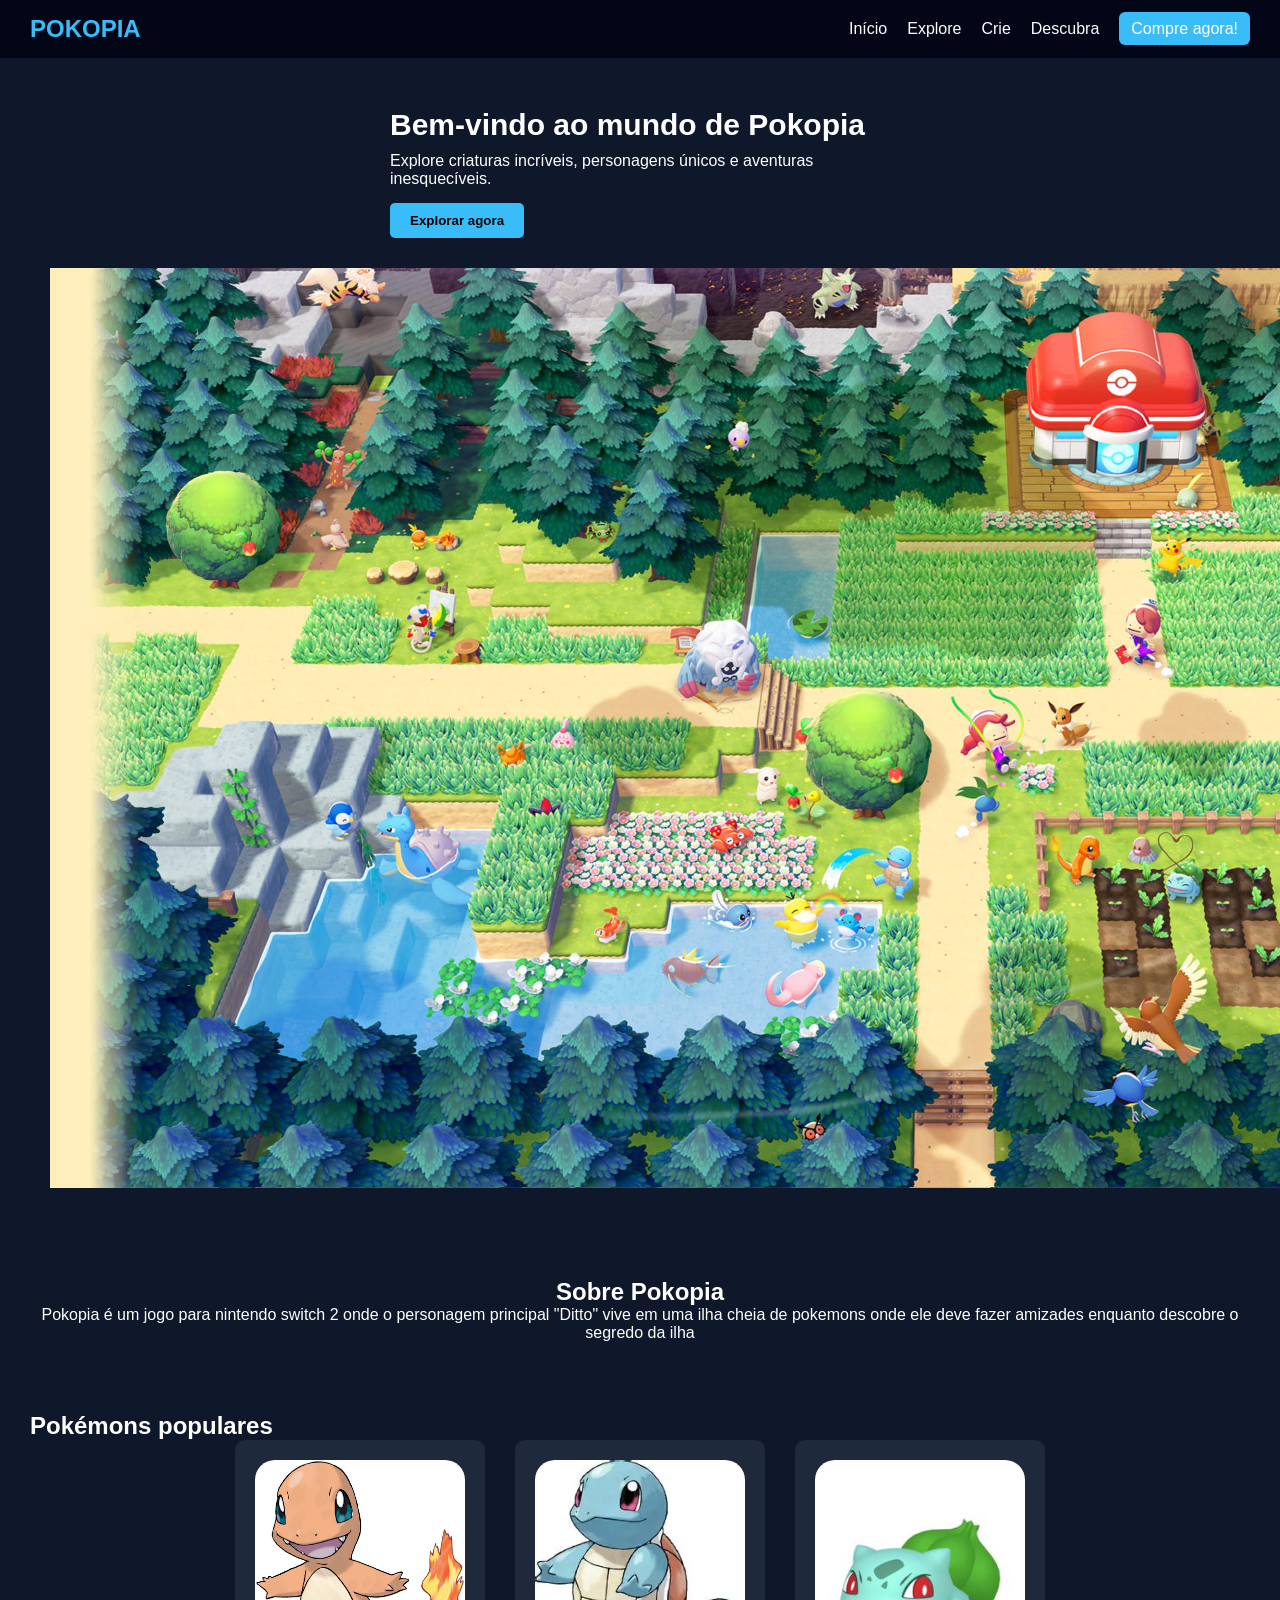
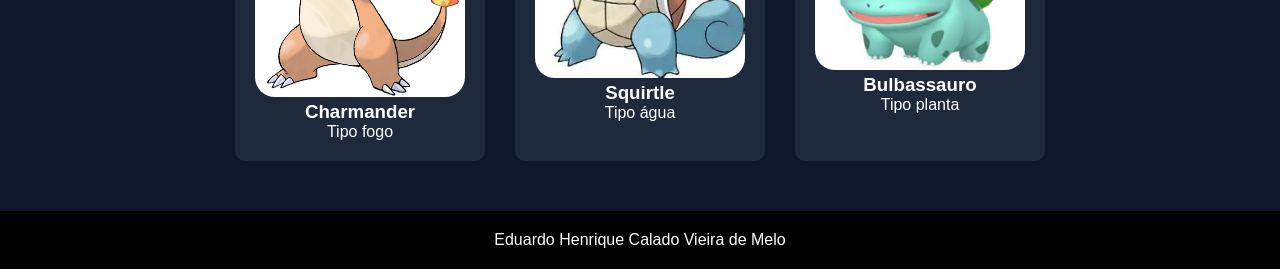
<file: aula5/index.html>
<!DOCTYPE html>
<html lang="pt-BR">
<head>
<meta charset="UTF-8">
<meta name="viewport" content="width=device-width, initial-scale=1.0">
<meta name="description" content="Site sobre Pokopia, seus pokémons e personagens.">
<title>Pokopia | Eduardo Henrique</title>

<link rel="stylesheet" href="style.css">
</head>

<body>

<header class="header">
    <nav class="nav">
        <a href="/" class="logo">POKOPIA</a>

        <ul class="menu">
            <li><a href="#">Início</a></li>
            <li><a href="#">Explore</a></li>
            <li><a href="#">Crie</a></li>
            <li><a href="#">Descubra</a></li>
            <li><a href="#" class="btn">Compre agora!</a></li>
        </ul>
    </nav>
</header>

<main>

<section class="hero">
    <div class="hero-text">
        <h1>Bem-vindo ao mundo de Pokopia</h1>
        <p>Explore criaturas incríveis, personagens únicos e aventuras inesquecíveis.</p>
        <button>Explorar agora</button>
    </div>
    <img src="hero-img.jpg" alt="Mundo de Pokopia">
</section>

<section class="sobre">
    <h2>Sobre Pokopia</h2>
    <p>Pokopia é um jogo para nintendo switch 2 onde o personagem principal "Ditto" vive em uma ilha cheia de pokemons onde ele deve fazer amizades enquanto descobre o segredo da ilha</p>
</section>

<!-- CARDS -->
<section class="cards">
    <h2>Pokémons populares</h2>

    <div class="card-container">

        <div class="card">
            <img src="pokemon1.jpg" alt="Pokemon 1">
            <h3>Charmander</h3>
            <p>Tipo fogo</p>
        </div>

        <div class="card">
            <img src="pokemon2.jpg" alt="Pokemon 2">
            <h3>Squirtle</h3>
            <p>Tipo água</p>
        </div>

        <div class="card">
            <img src="pokemon3.jpg" alt="Pokemon 3">
            <h3>Bulbassauro</h3>
            <p>Tipo planta</p>
        </div>

    </div>
</section>

</main>

<footer class="footer">
    <p>Eduardo Henrique Calado Vieira de Melo</p>
</footer>

</body>
</html>
</file>
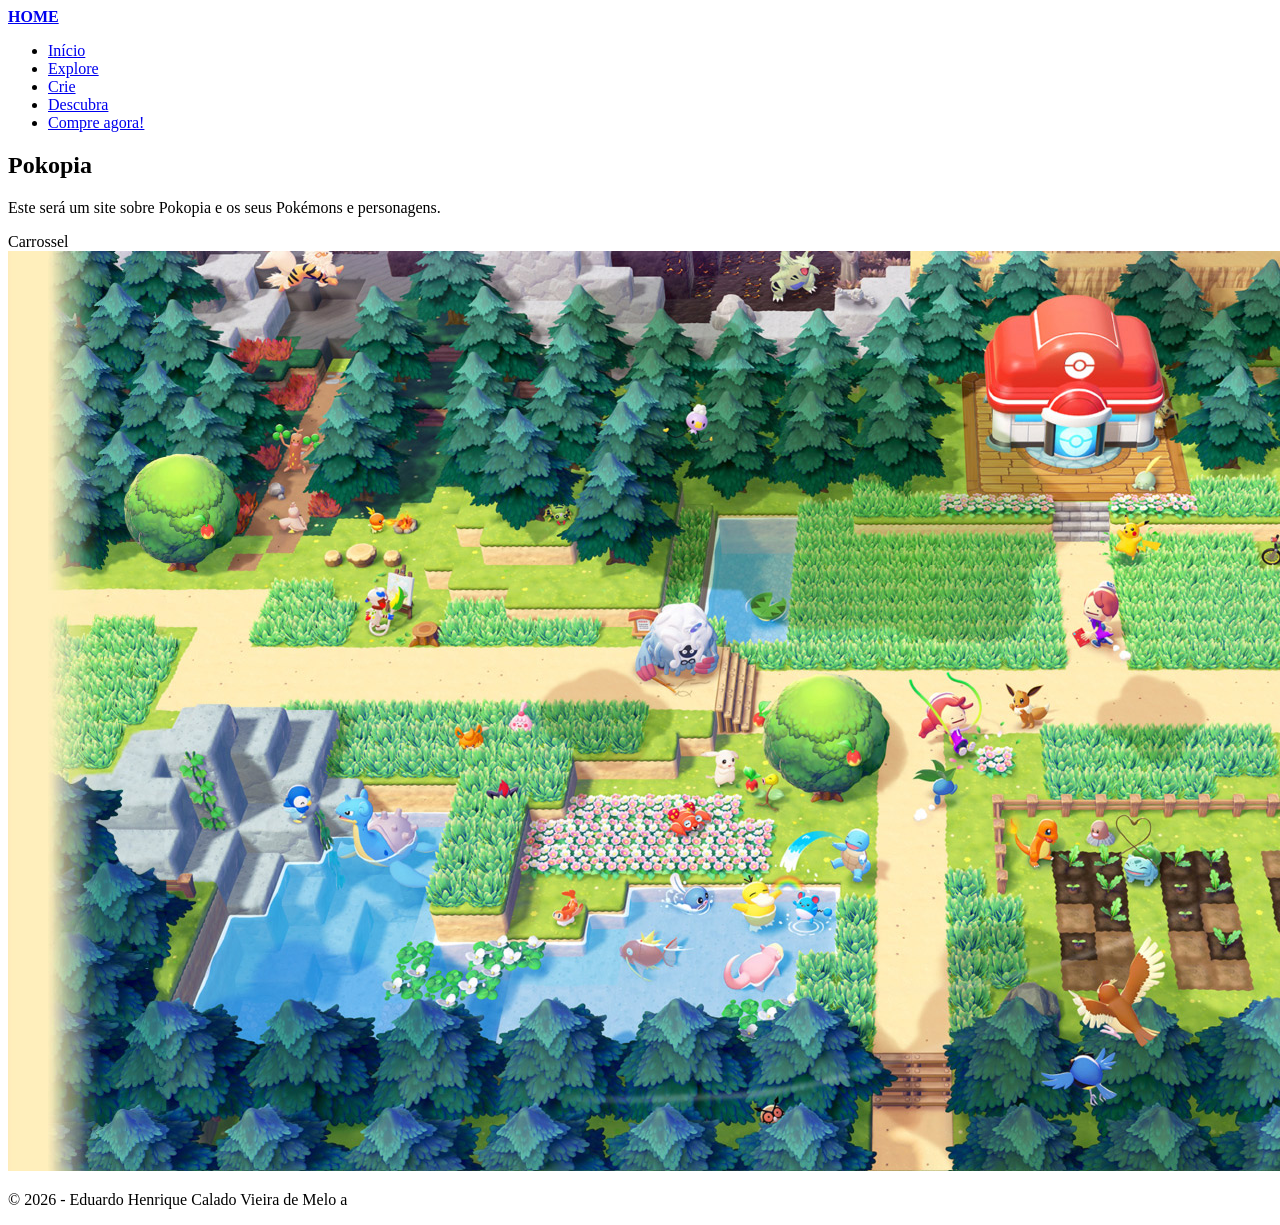
<file: aula_3/index.html>
<!DOCTYPE html>
<html lang="pt-BR">
<head>
<meta charset="UTF-8">
<meta name="viewport" content="width=device-width, initial-scale=1.0">
<meta name="description" content="Site sobre Pokopia, seus pokémons e personagens.">
<title>Aluno: Eduardo Henrique Calado Vieira de Melo | Pokopia</title>
</head>

<body>

<header>
    <nav>
        <a href="/"><strong>HOME</strong></a>

        <ul>
            <li><a href="#">Início</a></li>
            <li><a href="#">Explore</a></li>
            <li><a href="#">Crie</a></li>
            <li><a href="#">Descubra</a></li>
            <li><a href="#">Compre agora!</a></li>
        </ul>
    </nav>
</header>

<main>

<section id="maincarrossel">
    <h1>Pokopia</h1>
    <p>Este será um site sobre Pokopia e os seus Pokémons e personagens.</p>

    <div aria-label="Carrossel de destaque">
        Carrossel
    </div>
</section>

<img src="hero-img.jpg" alt="Imagem principal do mundo de Pokopia">

</main>

<footer>
<p>© 2026 - Eduardo Henrique Calado Vieira de Melo    a</p>
</footer>

</body>
</html>
</file>
<file: aula5/style.css>
* {
    margin: 0;
    padding: 0;
    box-sizing: border-box;
}


body {
    font-family: Arial, sans-serif;
    background-color: #0f172a;
    color: #fff;
}

/* HEADER */
.header {
    background: #020617;
    padding: 15px 30px;
}

.nav {
    display: flex;
    justify-content: space-between;
    align-items: center;
}

.logo {
    font-size: 24px;
    font-weight: bold;
    color: #38bdf8;
    text-decoration: none;
}

.menu {
    display: flex;
    list-style: none;
    gap: 20px;
}

.menu a {
    text-decoration: none;
    color: white;
    transition: 0.3s;
}

.menu a:hover {
    color: #38bdf8;
}

/* BOTÃO */
.btn {
    background: #38bdf8;
    padding: 8px 12px;
    border-radius: 6px;
}


.hero {
    display: flex;
    align-items: center;
    justify-content: space-around;
    padding: 50px;
    flex-wrap: wrap;
}

.hero-text {
    max-width: 500px;

}

.hero h1 {
    font-size: 30px;
    margin-bottom: 10px;
}

.hero button {
    margin-top: 15px;
    padding: 10px 20px;
    border: none;
    background: #38bdf8;
    color: black;
    font-weight: bold;
    cursor: pointer;
    border-radius: 5px;
    margin-bottom: 30px;
}


.sobre {
    padding: 40px;
    text-align: center;
}

.cards {
    padding: 30px;
    margin-bottom: 20px;
}

.card-container {
    display: flex;
    gap: 30px;
    justify-content: center;
    flex-wrap: wrap;
}

.card {
    background: #1e293b;
    padding: 20px;
    border-radius: 10px;
    width: 250px;
    text-align: center;
    transition: 0.3s;
}

.card:hover {
    transform: scale(1.05);
}

.card img {
    width: 100%;
    border-radius: 20px;
}

/* FOOTER */
.footer {
    text-align: center;
    padding: 20px;
    background: black;
}
</file>
